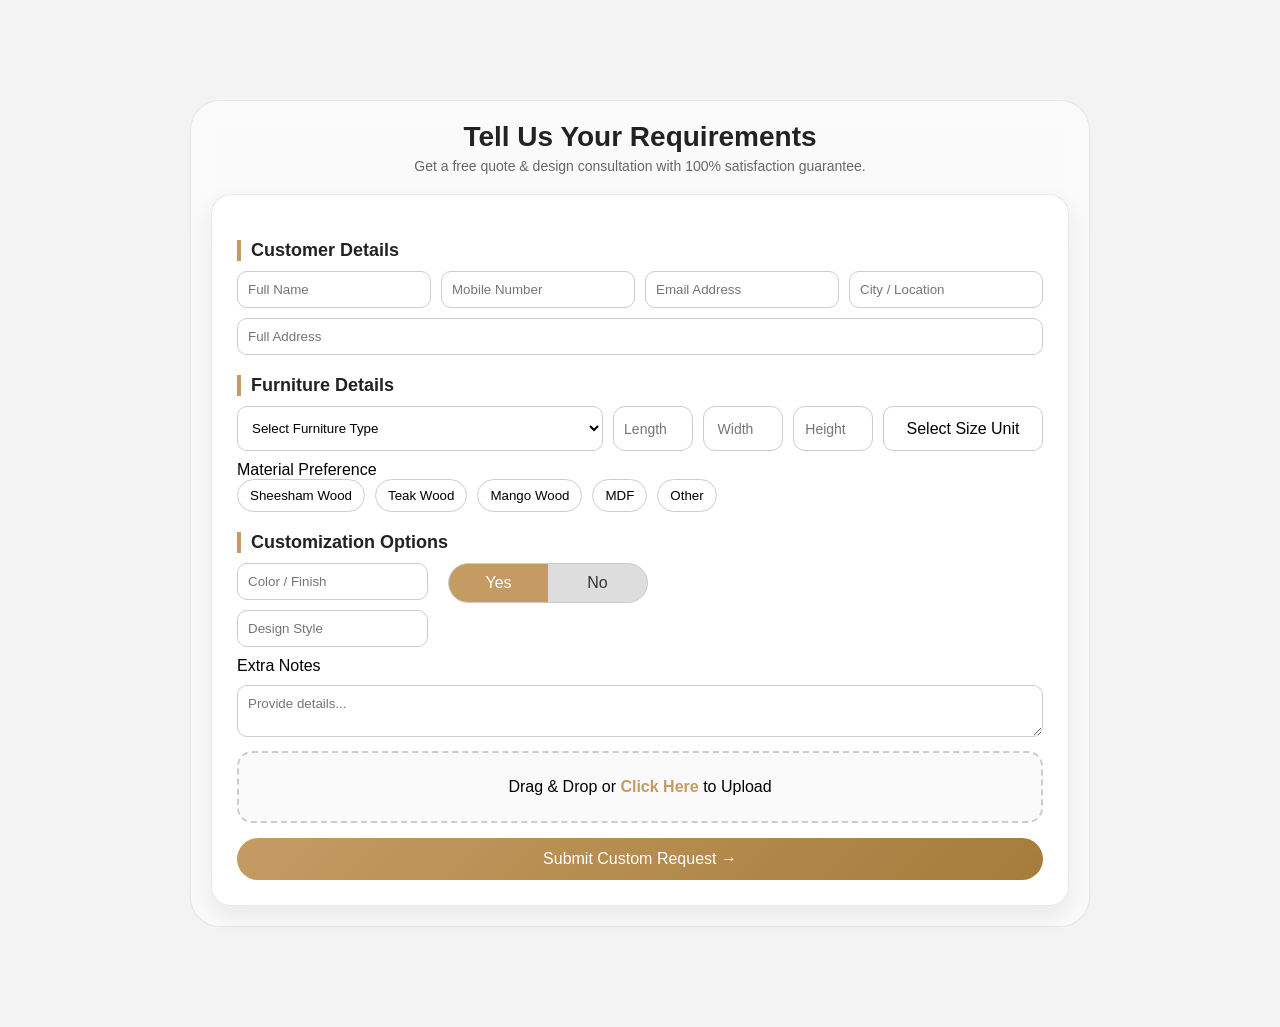
<file: custom-order.html>
<!DOCTYPE html>
<html lang="en">
<head>
<meta charset="UTF-8">
<title>Custom Order</title>

<link rel="stylesheet" href="https://cdnjs.cloudflare.com/ajax/libs/font-awesome/6.5.0/css/all.min.css">
<link rel="stylesheet" href="custom-order.css">

</head>

<body>

<div class="wrapper">

  <!-- HEADER -->
  <div class="header">
    <h1>Tell Us Your Requirements</h1>
    <p>Get a free quote & design consultation with 100% satisfaction guarantee.</p>
  </div>

  <!-- FORM -->
  <div class="card">

    <!-- CUSTOMER -->
    <div class="section-title">Customer Details</div>

    <div class="grid">
      <input class="input name-only" placeholder="Full Name">
      <input class="input" type="number" placeholder="Mobile Number">
   <input type="email" id="email" class="input" placeholder="Email Address">
<span id="emailError" style="color:red; font-size:12px; display:none;">
  Please enter a valid email (example@gmail.com)
</span>
      <input class="input" placeholder="City / Location">
      <input class="input full" placeholder="Full Address">
    </div>

    <!-- FURNITURE -->     
    <div class="section-title">Furniture Details</div>

    <div class="grid">
      <select class="input">
  <option disabled selected>Select Furniture Type</option>

  <!-- Bedroom -->
  <optgroup label="Bedroom">
    <option>Bed</option>
    <option>Wardrobe</option>
    <option>Dressing Table</option>
    <option>Bedside Table</option>
  </optgroup>

  <!-- Living Room -->
  <optgroup label="Living Room">
    <option>Sofa</option>
    <option>Sectional Sofa</option>
    <option>Coffee Table</option>
    <option>TV Unit</option>
    <option>Bookshelf</option>
  </optgroup>

  <!-- Dining -->
  <optgroup label="Dining">
    <option>Dining Table</option>
    <option>Dining Chair</option>
    <option>Bar Unit</option>
  </optgroup>

  <!-- Office -->
  <optgroup label="Office">
    <option>Office Table</option>
    <option>Office Chair</option>
    <option>Workstation</option>
  </optgroup>

  <!-- Others -->
  <optgroup label="Others">
    <option>Shoe Rack</option>
    <option>Cabinet</option>
    <option>Storage Unit</option>
 <option value="custom">Custom Furniture</option>
</optgroup>
</select>

<!-- ✅ YAHAN ADD KAR -->
<input type="text" id="customBox" class="input full" 
placeholder="Enter Custom Furniture" style="display:none;">

</select>

      <div class="size">
<input class="input" type="number" placeholder="Length">
<input class="input" type="number" placeholder="Width">
<input class="input" type="number" placeholder="Height">
     <div class="unit-dropdown">

  <div class="unit-selected" id="unitSelected">
    Select Size Unit
  </div>

  <div class="unit-options" id="unitOptions">
    <div data-value="mm">Millimeter (mm)</div>
    <div data-value="cm">Centimeter (cm)</div>
    <div data-value="inch">Inches (in)</div>
    <div data-value="ft">Feet (ft)</div>
    <div data-value="m">Meter (m)</div>
  </div>

</div>
      </div>
    </div>

    <div style="margin-top:10px;">Material Preference</div>

    <div class="material">

  <button type="button">Sheesham Wood</button>
  <button type="button">Teak Wood</button>
  <button type="button">Mango Wood</button>
  <button type="button">MDF</button>

  <button type="button" id="otherBtn">Other</button>

</div>

<!-- 🔥 Hidden Input -->
<input type="text" id="otherInput" class="input full" 
placeholder="Enter Material" style="display:none;">

    <!-- CUSTOM -->
    <div class="section-title">Customization Options</div>

    <div class="grid">
      

    <div class="custom-row">

  <!-- LEFT (FIELDS) -->
  <div class="custom-left customization-section" id="customSection">
    <input class="input" placeholder="Color / Finish">
    <input class="input" placeholder="Design Style">
  </div>

  <!-- RIGHT (TOGGLE) -->
  <div class="custom-right">
    <div class="toggle">
      <div class="toggle-btn active" data-value="yes">Yes</div>
      <div class="toggle-btn" data-value="no">No</div>
    </div>
  </div>

</div>
    </div>

    <div style="margin-top:10px;">Extra Notes</div>

    <textarea placeholder="Provide details..."></textarea>

    <div class="upload-box" id="uploadBox">
  <input type="file" id="fileInput" hidden>

  <p id="uploadText">
    Drag & Drop or <span>Click Here</span> to Upload
  </p>
</div>
    <button class="btn" id="submitBtn">Submit Custom Request →</button>

  </div>

</div>
<script>
const dropdown = document.querySelector(".unit-dropdown");
const selected = dropdown.querySelector(".unit-selected");
const options = dropdown.querySelectorAll(".unit-options div");

selected.onclick = () => {
  dropdown.classList.toggle("active");
};

options.forEach(opt => {
  opt.onclick = () => {
    selected.innerText = opt.innerText;
    dropdown.classList.remove("active");
  };
});

/* CLICK OUTSIDE CLOSE */
document.addEventListener("click", (e) => {
  if(!dropdown.contains(e.target)){
    dropdown.classList.remove("active");
  }
});
</script>
<script>
const furnitureSelect = document.querySelector("select.input");
const customBox = document.getElementById("customBox");

furnitureSelect.addEventListener("change", () => {

  if(furnitureSelect.value === "custom"){
    customBox.style.display = "block";   // show
  }else{
    customBox.style.display = "none";    // hide
  }

});
</script>
<script>
const materialBtns = document.querySelectorAll(".material button");
const otherBtn = document.getElementById("otherBtn");
const otherInput = document.getElementById("otherInput");

materialBtns.forEach(btn => {

  btn.addEventListener("click", () => {

    /* remove active from all */
    materialBtns.forEach(b => b.classList.remove("active"));

    /* add active */
    btn.classList.add("active");

    /* show/hide input */
    if(btn === otherBtn){
      otherInput.style.display = "block";
    }else{
      otherInput.style.display = "none";
    }

  });

});
</script>
<script>
const toggleBtns = document.querySelectorAll(".toggle-btn");
const section = document.getElementById("customSection");

toggleBtns.forEach(btn => {
  btn.addEventListener("click", () => {

    // active switch
    toggleBtns.forEach(b => b.classList.remove("active"));
    btn.classList.add("active");

    // 🔥 MAIN LOGIC
    if(btn.dataset.value === "no"){
      section.classList.add("disabled");
    } else {
      section.classList.remove("disabled");
    }

  });
});
</script>
<script>
const nameInputs = document.querySelectorAll(".name-only");

nameInputs.forEach(input => {
  input.addEventListener("input", () => {

    // allow only letters + space
    input.value = input.value.replace(/[^a-zA-Z\s]/g, '');

  });
});
</script>
<script>
const emailInput = document.getElementById("email");
const emailError = document.getElementById("emailError");

emailInput.addEventListener("input", () => {

  let value = emailInput.value;

  // basic email pattern
  let pattern = /^[^\s@]+@[^\s@]+\.(com)$/;

  if(pattern.test(value)){
    emailError.style.display = "none"; // ✔️ correct
  } else {
    emailError.style.display = "block"; // ❌ error
  }

});
</script>
<script>
const selected = document.getElementById("unitSelected");
const optionsBox = document.getElementById("unitOptions");
const options = optionsBox.querySelectorAll("div");

// open/close
selected.onclick = () => {
  optionsBox.style.display = 
    optionsBox.style.display === "block" ? "none" : "block";
};

// select
options.forEach(opt => {
  opt.onclick = () => {
    selected.innerText = opt.innerText;
    optionsBox.style.display = "none";
  };
});

// click outside close
document.addEventListener("click", (e) => {
  if(!e.target.closest(".unit-dropdown")){
    optionsBox.style.display = "none";
  }
});
</script>
<script>
const uploadBox = document.getElementById("uploadBox");
const fileInput = document.getElementById("fileInput");
const uploadText = document.getElementById("uploadText");

/* CLICK → OPEN FILE */
uploadBox.addEventListener("click", () => {
  fileInput.click();
});

/* FILE SELECT */
fileInput.addEventListener("change", () => {
  const file = fileInput.files[0];
  if(file){
    uploadText.innerText = "Uploaded: " + file.name;
  }
});

/* DRAG OVER */
uploadBox.addEventListener("dragover", (e) => {
  e.preventDefault();
  uploadBox.classList.add("drag");
});

/* DRAG LEAVE */
uploadBox.addEventListener("dragleave", () => {
  uploadBox.classList.remove("drag");
});

/* DROP */
uploadBox.addEventListener("drop", (e) => {
  e.preventDefault();
  uploadBox.classList.remove("drag");

  const file = e.dataTransfer.files[0];
  if(file){
    uploadText.innerText = "Uploaded: " + file.name;
  }
});
</script>
<script>
const submitBtn = document.getElementById("submitBtn");

submitBtn.addEventListener("click", () => {

  const isLoggedIn = localStorage.getItem("isLoggedIn");

  if(isLoggedIn === "true"){
    alert("✅ Request Submitted Successfully!");
    
    // yahan future me form submit hoga
  } else {
    alert("⚠️ Please login first to submit your request");
    
    // login page open
    window.location.href = "login.html";
  }

});
</script>
</body>
</html>
</file>
<file: custom-order.css>
*{
  margin:0;
  padding:0;
  box-sizing:border-box;
  font-family:sans-serif;
}

/* BODY */
body{
  background:#e9e9e9;
}

/* MAIN BOX */
.wrapper{
  width:900px;
  margin:100px auto;
  background:rgba(255,255,255,0.6);
  backdrop-filter:blur(12px);
  border-radius:30px;
  padding:25px;
  border:1px solid rgba(0,0,0,0.08);
}

/* HEADER */
.header{
  text-align:center;
  margin-bottom:20px;
}

.header h1{
  font-size:30px;
  color:#444;
}

.header p{
  color:#666;
  font-size:14px;
  margin-top:5px;
}

/* INNER CARD */
.card{
  background:rgba(255,255,255,0.7);
  border-radius:25px;
  padding:20px;
  border:1px solid rgba(0,0,0,0.08);
}

/* SECTION TITLE */
.section-title{
  font-size:18px;
  margin:15px 0;
  color:#444;
  border-left:4px solid #aaa;
  padding-left:10px;
}

/* GRID */
.grid{
  display:grid;
  grid-template-columns:1fr 1fr;
  gap:12px;
}

/* INPUT */
.input{
  width:95%;
  padding:12px;
  border-radius:12px;
  border:1px solid #ddd;
  background:#f9f9f9;
}

/* FULL */
.full{
  grid-column:span 2;
}

/* SIZE GRID */
.size{
  display:grid;
  grid-template-columns:repeat(4,1fr);
  gap:10px;
}

/* MATERIAL */
.material{
  display:flex;
  gap:14px;
  flex-wrap:wrap;
}

.material button{
  padding:8px 10px;
  border-radius:20px;
  border:1px solid #ccc;
  background:#f5f5f5;
}

/* TOGGLE */
.toggle{
  display:flex;
  border-radius:20px;
  overflow:hidden;
  border:1px solid #ccc;
}

.toggle button{
  flex:1;
  padding:8px;
  border:none;
  background:#eee;
}

.toggle .active{
  background:#aaa;
  color:#fff;
}

/* TEXTAREA */
textarea{
  width:100%;
  margin-top:10px;
  padding:10px;
  border-radius:12px;
  border:1px solid #ddd;
}

/* UPLOAD */
.upload{
  margin-top:10px;
  border:2px dashed #ccc;
  padding:15px;
  text-align:center;
  border-radius:12px;
  color:#777;
}

/* BUTTON */
.btn{
  width:100%;
  margin-top:20px;
  padding:14px;
  border-radius:30px;
  border:none;
  background:#999;
  color:#fff;
  font-size:16px;
}


.unit-dropdown{
  position: relative;
  width: 100px;
  cursor: pointer;
}

.unit-selected{
  padding:8px 12px;
  border-color: #f9f9f9;
  border-radius:15px;
  background:#fff;
  text-align:center;
}

.unit-options{
  position:absolute;
  top:110%;
  left:0;
  width:100%;
  background:#fff;
  border-radius:10px;
  border:1px solid #ccc;
  display:none;
  z-index:100;
}

.unit-options div{
  padding:8px;
  text-align:center;
}

.unit-options div:hover{
  background:#eee;
}

/* SHOW */
.unit-dropdown.active .unit-options{
  display:block;
}
.placeholder{
  color:#888;   /* halka grey */
}
#customBox{
  transition: 0.3s ease;
}
#customBox{
  max-height:0;
  overflow:hidden;
  transition:0.3s;
}

#customBox.show{
  max-height:60px;
}
.material button{
  padding:8px 14px;
  border-radius:20px;
  border:1px solid #ccc;
  background:#f5f5f5;
  cursor:pointer;
  transition:0.3s;
}

.material button.active{
  background:#c49b63;
  color:#fff;
  border-color:#c49b63;
}
.toggle{
  display:flex;
  background:#ddd;
  border-radius:30px;
  overflow:hidden;
  width:200px;
  cursor:pointer;
}

.toggle-btn{
  flex:1;
  text-align:center;
  padding:10px;
  transition:0.3s;
  color:#333;
}

.toggle-btn.active{
  background:#999;
  color:#fff;
}
.disabled{
  opacity:0.4;
  pointer-events:none;
}
.custom-row{
  display:flex;
  gap:20px;
  align-items:flex-start;
}

/* LEFT */
.custom-left{
  flex:2;
  display:flex;
  flex-direction:column;
  gap:10px;
}

/* RIGHT */
.custom-right{
  flex:1;
  display:flex;
  justify-content:flex-end;
}
.custom-left input{
  width:100%;
}
.disabled{
  opacity:0.4;
  pointer-events:none;
}
.unit-dropdown{
  position:relative;
  width:180px;
  cursor:pointer;
}

.unit-selected{
  padding:10px;
  border:1px solid #ccc;
  border-radius:10px;
  background:#fff;
}

.unit-options{
  position:absolute;
  top:110%;
  left:0;
  width:100%;
  background:#fff;
  border-radius:10px;
  box-shadow:0 5px 15px rgba(0,0,0,0.1);
  display:none;
  z-index:100;
}

.unit-options div{
  padding:10px;
  transition:0.2s;
}

.unit-options div:hover{
  background:#f5f5f5;
}
.size{
  display:flex;
  gap:15px;
  align-items:center;
}

/* INPUT BOXES */
.size .input{
  width:90px;        /* 👈 bada kar diya */
  height:45px;
  text-align:center;
  border-radius:12px;
  border:1px solid #ccc;
  font-size:14px;
}

/* UNIT DROPDOWN */
.unit-dropdown{
  width:180px;       /* 👈 proper proportion */
}

.unit-selected{
  height:45px;
  display:flex;
  align-items:center;
  justify-content:center;
  border-radius:12px;
  border:1px solid #ccc;
  background:#fff;
}
.upload-box{
  border:2px dashed #ccc;
  border-radius:15px;
  padding:30px;
  text-align:center;
  cursor:pointer;
  transition:0.3s;
  background:#fafafa;
}

.upload-box:hover{
  border-color:#c49b63;
  background:#fff;
}

.upload-box.drag{
  border-color:#c49b63;
  background:#fdf6ec;
}

.upload-box span{
  color:#c49b63;
  font-weight:600;
}
/* PAGE BACKGROUND */
body{
  background:#f3f3f3;
  font-family:sans-serif;
}

/* WRAPPER */
.wrapper{
  max-width:900px;
  margin:100px auto;
  padding:20px;
}

/* HEADER */
.header{
  text-align:center;
  margin-bottom:20px;
}

.header h1{
  font-size:28px;
  color:#222;
}

.header p{
  color:#666;
  font-size:14px;
}

/* MAIN CARD */
.card{
  background:rgba(255,255,255,0.7);
  backdrop-filter:blur(10px);
  border-radius:20px;
  padding:25px;
  box-shadow:0 10px 25px rgba(0,0,0,0.08);
}

/* SECTION TITLE */
.section-title{
  font-weight:600;
  margin:20px 0 10px;
  color:#222;
  border-left:4px solid #c49b63;
  padding-left:10px;
}

/* GRID */
.grid{
  display:flex;
  flex-wrap:wrap;
  gap:10px;
}

/* INPUT */
.input{
  flex:1;
  padding:10px;
  border-radius:10px;
  border:1px solid #ccc;
  outline:none;
  background:#fff;
  transition:0.3s;
}

.input.full{
  flex:100%;
}

/* INPUT FOCUS */
.input:focus{
  border-color:#c49b63;
  box-shadow:0 0 5px rgba(196,155,99,0.4);
}

/* SIZE BOX */
.size{
  display:flex;
  gap:10px;
  align-items:center;
}

.size .input{
  width:80px;
  text-align:center;
}

/* UNIT DROPDOWN */
.unit-dropdown{
  position:relative;
  width:160px;
}

.unit-selected{
  padding:10px;
  border-radius:10px;
  border:1px solid #ccc;
  background:#fff;
  text-align:center;
}

/* MATERIAL BUTTONS */
.material{
  display:flex;
  gap:10px;
  flex-wrap:wrap;
}

.material button{
  padding:8px 12px;
  border-radius:20px;
  border:1px solid #ccc;
  background:#fff;
  cursor:pointer;
  transition:0.3s;
}

.material button.active{
  background:#c49b63;
  color:#fff;
  border:none;
}

/* TOGGLE */
.toggle{
  display:flex;
  background:#ddd;
  border-radius:30px;
  overflow:hidden;
  width:200px;
}

.toggle-btn{
  flex:1;
  text-align:center;
  padding:10px;
  cursor:pointer;
}

.toggle-btn.active{
  background:#c49b63;
  color:#fff;
}

/* DISABLED SECTION */
.disabled{
  opacity:0.4;
  pointer-events:none;
}

/* TEXTAREA */
textarea{
  width:100%;
  padding:10px;
  border-radius:10px;
  border:1px solid #ccc;
  margin-top:10px;
}

/* UPLOAD */
.upload-box{
  border:2px dashed #ccc;
  border-radius:15px;
  padding:25px;
  text-align:center;
  margin-top:10px;
  background:#fafafa;
  cursor:pointer;
  transition:0.3s;
}

.upload-box:hover{
  border-color:#c49b63;
  background:#fff;
}

/* BUTTON */
.btn{
  width:100%;
  margin-top:15px;
  padding:12px;
  border:none;
  border-radius:25px;
  background:linear-gradient(135deg,#c49b63,#a67c3b);
  color:#fff;
  font-size:16px;
  cursor:pointer;
  transition:0.3s;
}

.btn:hover{
  transform:scale(1.03);
}
</file>
